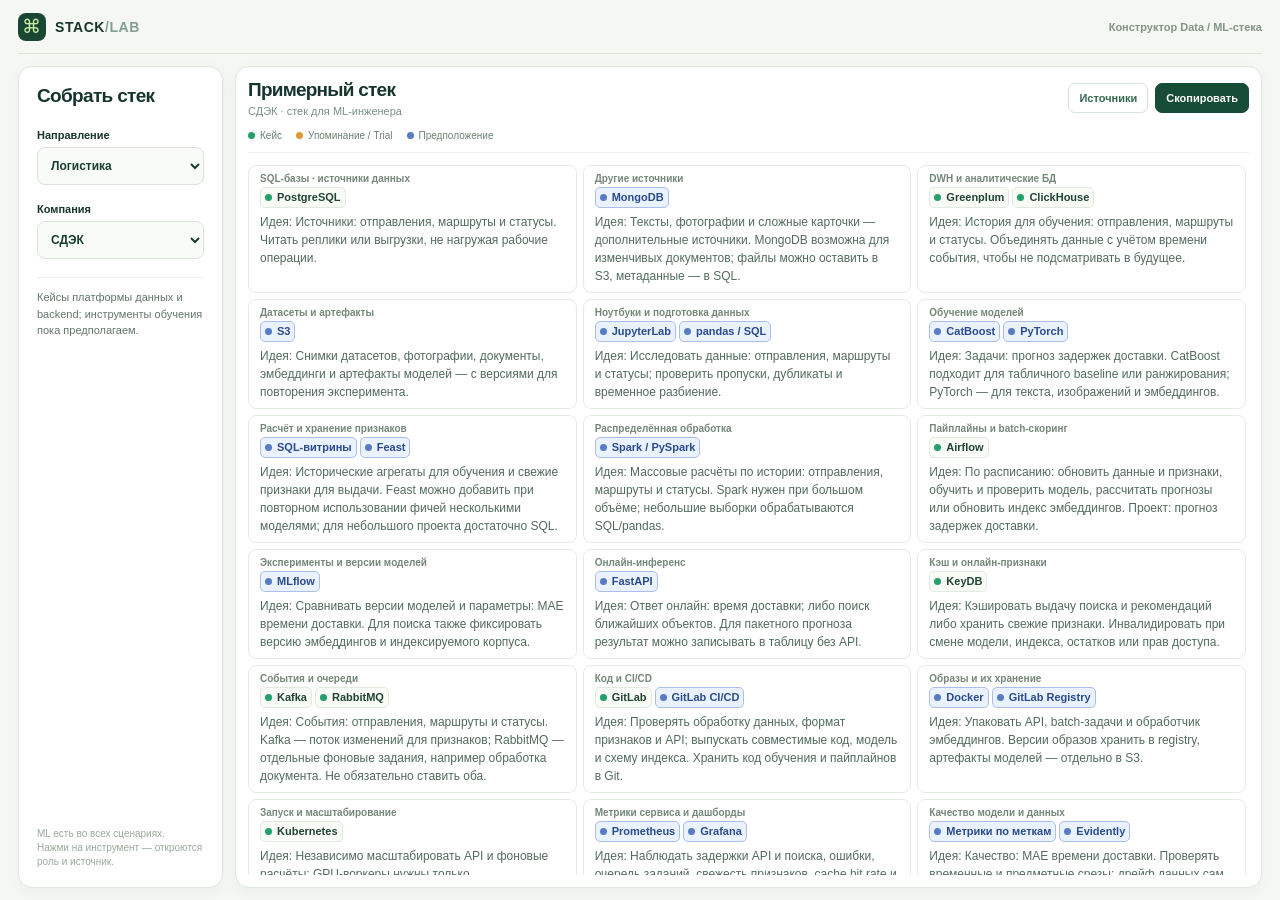
<file: index.html>
<!doctype html>
<html lang="ru">
<head>
  <meta charset="utf-8">
  <meta name="viewport" content="width=device-width, initial-scale=1">
  <meta name="color-scheme" content="light">
  <title>Конструктор Data / ML-стека</title>
  <style>
:root{font-family:'Segoe UI',Arial,sans-serif;color:#17352d;background:#f5f7f2;font-synthesis:none}
*{box-sizing:border-box}body{margin:0}button,select{font:inherit}button{cursor:pointer}a{color:#18765b}
.shell{height:100vh;min-height:600px;max-width:1600px;margin:auto;padding:0 18px;display:flex;flex-direction:column}
.site-header{height:54px;flex:none;display:flex;align-items:center;justify-content:space-between;border-bottom:1px solid #dce6db}
.brand{display:flex;align-items:center;gap:9px;font-size:14px;font-weight:800;letter-spacing:.04em}.brand-mark{display:grid;place-items:center;width:28px;height:28px;border-radius:8px;background:#194734;color:#d0eea4;font-size:19px}.brand-light{color:#83a093}.header-note{font-size:11px;color:#829388;font-weight:600}
.workspace{flex:1;min-height:0;display:grid;grid-template-columns:225px minmax(0,1fr);gap:12px;padding:12px 0}.controls,.results{min-width:0;border:1px solid #dfe8dd;border-radius:14px;background:#fff;box-shadow:0 4px 16px #183d2a0a}
.controls{padding:18px;display:flex;flex-direction:column}.controls h1{font-size:19px;letter-spacing:-.035em;margin:0 0 22px}.controls label{font-size:11px;font-weight:750;margin:0 0 6px}.controls select{height:38px;width:100%;margin-bottom:18px;padding:0 9px;border:1px solid #d9e3d8;border-radius:8px;background:#f9fbf8;color:#193e30;font-size:12px;font-weight:600}.controls select:focus-visible,button:focus-visible,a:focus-visible{outline:3px solid #86d0ad;outline-offset:2px}.company-context{margin:0;padding:11px 0;border-top:1px solid #edf1eb;color:#62766b;font-size:11px;line-height:1.5}.assumption{margin:auto 0 0;color:#9aa99d;font-size:10px;line-height:1.4}
.results{min-height:0;padding:16px;display:flex;flex-direction:column}.results-top{flex:none;display:flex;justify-content:space-between;align-items:center;gap:15px}.results h2{font-size:19px;letter-spacing:-.04em;margin:0}.result-summary{font-size:11px;color:#789083;margin:4px 0 0}.actions{display:flex;gap:7px;flex:none}.actions button{border-radius:7px;padding:8px 10px;font-size:11px;font-weight:700}.secondary-button{border:1px solid #d7e2d8;background:#fff;color:#356b50}.secondary-button:hover{background:#f0f8ef}.copy-button{border:1px solid #174d37;background:#174d37;color:#fff}.copy-button:hover{background:#286f4e}
.legend{flex:none;display:flex;gap:14px;flex-wrap:wrap;margin:13px 0 12px;padding-bottom:11px;border-bottom:1px solid #edf1eb;font-size:10px;color:#6c8073}.legend span{display:inline-flex;gap:5px;align-items:center}.status-dot{display:inline-block;width:7px;height:7px;flex:none;border-radius:50%;background:#a8b8aa}.status-dot.confirmed{background:#24a06b}.status-dot.analog{background:#e3a53d}.status-dot.proposed{background:#7187bc}.status-dot.deferred{background:#c0c9c2}
.stack{flex:1;min-height:0;overflow-y:auto;display:grid;grid-template-columns:repeat(2,minmax(0,1fr));grid-auto-rows:max-content;align-content:start;gap:6px;padding:0 3px 2px 0;scrollbar-color:#c5d4c6 transparent;scrollbar-width:thin}.stack-card{position:relative;min-width:0;min-height:0;border:1px solid #e5ece3;border-radius:8px;padding:7px 11px;background:#fff;overflow:hidden}.stack-card:hover{border-color:#9cc9aa;background:#fcfefb}.stack-card.deferred{background:#fafbf9}.card-top{display:flex;align-items:center;justify-content:space-between;gap:5px;padding-right:12px}.layer{overflow-wrap:anywhere;white-space:normal;color:#748779;font-size:10px;font-weight:650}.tech{margin:4px 14px 1px 0;overflow-wrap:anywhere;white-space:normal;color:#193e2e;font-size:14px;font-weight:750;line-height:1.15}.deferred .tech{color:#a0aaa1}.reason{margin:5px 0 0;overflow-wrap:anywhere;white-space:normal;color:#526b5e;font-size:12px;line-height:1.5}.card-source{position:absolute;right:9px;bottom:8px;font-size:14px;text-decoration:none;line-height:1}.card-source:hover{text-decoration:underline}
dialog{width:min(560px,calc(100% - 28px));max-height:min(650px,calc(100vh - 40px));border:1px solid #d8e7d8;border-radius:13px;padding:18px 20px;box-shadow:0 25px 75px #193b3050;color:#17352d}dialog::backdrop{background:#14291f99}.dialog-head{display:flex;justify-content:space-between;align-items:flex-start;gap:15px;padding-bottom:10px;border-bottom:1px solid #e8eee6}.dialog-head h2{font-size:18px;margin:0}.dialog-head p{font-size:11px;color:#718579;margin:5px 0 0;line-height:1.5}.dialog-head button{border:0;background:#f1f5ef;color:#4c6956;border-radius:6px;width:26px;height:26px;font-size:20px;line-height:1}.source-item{padding:12px 0;border-bottom:1px solid #edf1eb}.source-item a{font-size:12px;font-weight:700}.source-item p{font-size:11px;line-height:1.5;color:#6e8175;margin:5px 0 0}
@media(max-width:760px){.shell{height:auto;min-height:100vh}.workspace{display:block;padding:10px 0}.controls{margin-bottom:10px}.controls h1{margin-bottom:15px}.controls select{margin-bottom:12px}.assumption{margin-top:10px}.results{min-height:0}.stack{overflow:visible;grid-auto-rows:minmax(64px,auto)}}
@media(max-width:520px){.shell{padding:0 10px}.header-note{display:none}.results-top{align-items:flex-start;flex-direction:column}.legend{gap:7px 12px}.stack{grid-template-columns:1fr}.stack-card{min-height:62px}}
.tools-row{display:flex;align-items:center;gap:5px;margin:3px 0;flex-wrap:wrap;min-height:21px}.tool-chip{display:inline-flex;align-items:center;gap:5px;max-width:100%;border:1px solid #e2e9df;border-radius:5px;padding:2px 5px;background:#f8fbf6;color:#214433;font-size:12px;font-weight:650;line-height:1.35;white-space:normal;overflow-wrap:anywhere;text-align:left}.tool-chip:hover{border-color:#a6cbb1;background:#eef7e9}.tool-chip.optional,.tool-chip.proposed{color:#284b8b;background:#eaf1ff;border-color:#a9bee8}.tool-chip.optional:hover,.tool-chip.proposed:hover{background:#dce8ff;border-color:#7897d0}.status-dot.mentioned,.status-dot.trial{background:#dc9d36}.status-dot.optional,.status-dot.proposed{background:#587cc3}.tool-detail{padding:13px 0;border-bottom:1px solid #e4ece1}.tool-detail>strong{font-size:14px}.detail-status{display:inline-block;margin-left:10px;font-size:10px;color:#60836b}.detail-status.proposed{color:#647eaf}.detail-status.mentioned,.detail-status.trial{color:#a46f21}.detail-status.optional,.detail-status.proposed{color:#365fa5}.tool-detail>p{font-size:12px;line-height:1.5;color:#63776a}.tool-detail .source-item{border:0;padding-bottom:0}.stack-card{min-height:64px}.stack{grid-auto-rows:max-content}
@media(min-width:1100px){.stack{grid-template-columns:repeat(3,minmax(0,1fr));grid-auto-rows:max-content}.tools-row{gap:3px}.tool-chip{font-size:11px;padding:2px 4px}.results{padding:12px}.workspace{grid-template-columns:205px minmax(0,1fr)}}

</style>
</head>
<body>
  <div class="shell">
    <header class="site-header">
      <div class="brand"><span class="brand-mark">⌘</span><span>STACK<span class="brand-light">/LAB</span></span></div>
      <span class="header-note">Конструктор Data / ML-стека</span>
    </header>

    <main class="workspace">
      <aside class="controls" aria-labelledby="config-title">
        <h1 id="config-title">Собрать стек</h1>
        <label for="industry">Направление</label>
        <select id="industry"></select>
        <label for="company">Компания</label>
        <select id="company"></select>
        <p id="company-context" class="company-context"></p>
        <p class="assumption">ML есть во всех сценариях.<br>Нажми на инструмент — откроются роль и источник.</p>
      </aside>

      <section class="results" aria-labelledby="results-title">
        <div class="results-top">
          <div><h2 id="results-title">Примерный стек</h2><p id="summary" class="result-summary"></p></div>
          <div class="actions"><button id="sources-open" class="secondary-button" type="button">Источники</button><button id="copy" class="copy-button" type="button">Скопировать</button></div>
        </div>
        <div class="legend"><span><i class="status-dot confirmed"></i>Кейс</span><span><i class="status-dot mentioned"></i>Упоминание / Trial</span><span><i class="status-dot proposed"></i>Предположение</span></div>
        <p id="startup-error" class="startup-error" role="alert" hidden>Не удалось запустить конструктор</p><noscript>Для конструктора нужен JavaScript. Включите его в настройках браузера.</noscript><div id="stack" class="stack" aria-live="polite"></div>
      </section>
    </main>
  </div>

  <dialog id="sources-dialog" aria-labelledby="sources-title">
    <div class="dialog-head"><div><h2 id="sources-title">Источники</h2><p id="sources-context"></p></div><button id="sources-close" type="button" aria-label="Закрыть">×</button></div>
    <div id="sources-list"></div>
  </dialog>
<script>
(() => {
'use strict';
try {
/* Static, offline-capable teaching tool. Published cases are examples, not company profiles. */
const SOURCES = {
  cdek: { title: 'CDEK: трансформация платформы данных', year: '2025', url: 'https://habr.com/ru/companies/cdek_blog/articles/881618/', note: 'История PostgreSQL, Greenplum, ClickHouse, Airflow, Kafka и Superset; описывает платформу данных на конец 2024 года.' },
  lenta: { title: 'Lenta Tech: эволюция платформы логирования', year: '2026', url: 'https://habr.com/ru/companies/lentatech/articles/1012076/', note: 'Kafka, ClickHouse и Grafana показаны в контуре логирования, а не как полный стек ритейлера.' },
  domclick: { title: 'Домклик: проектирование Feature Platform', year: '2025', url: 'https://habr.com/ru/companies/domclick/articles/902926/', note: 'Автор описывает существующие Greenplum, Airflow, Kubeflow, PostgreSQL и варианты хранения эмбеддингов.' },
  domclickK8s: { title: 'Домклик: Kubernetes-платформа', year: '2020', url: 'https://habr.com/ru/companies/domclick/articles/501122/', note: 'Исторический опыт Kubernetes и PostgreSQL. Не подтверждает состояние всех систем сегодня.' },
  ozon: { title: 'Ozon Tech: внутренняя платформа', year: '2022', url: 'https://habr.com/ru/companies/ozontech/articles/708274/', note: 'Прямо перечислены PostgreSQL, S3, Redis, Kafka, ClickHouse, Kubernetes и GitLab.' },
  magnit: { title: 'Магнит Tech: платформа данных OMNI', year: '2024', url: 'https://habr.com/ru/companies/magnit/articles/864472/', note: 'Greenplum, ClickHouse, Airflow, Kafka, S3 и DataLens в конкретном контуре данных.' },
  tbank: { title: 'Т‑Банк: обзор платформы данных', year: '2025', url: 'https://habr.com/ru/companies/tbank/articles/926886/', note: 'В отдельных компонентах платформы названы Airflow, PostgreSQL, Redis, Kafka, S3, Spark, FastAPI, Kubernetes, Prometheus и Grafana.' },
  avito: { title: 'Авито: DBaaS и выбор хранилищ', year: '2024', url: 'https://habr.com/ru/companies/avito/articles/854732/', note: 'Разные задачи решают PostgreSQL, Redis, ClickHouse, Kafka и другие системы.' },
  severstal: { title: 'Северсталь: технологическая платформа', year: '2025', url: 'https://habr.com/ru/companies/severstal/articles/923512/', note: 'Промышленный пример связки Kafka, NiFi, Debezium, Spark и Airflow.' },
  sportmaster: { title: 'SportmasterLab: интервью о технологическом стеке', year: '2024', url: 'https://habr.com/ru/amp/publications/786340/', note: 'Руководитель веб-разработки назвал Redis, Kafka, Kubernetes, Docker, GitLab, Prometheus и Grafana для своих команд; это не описание ML-платформы.' },
  mvideo: { title: 'М.Видео: система качества данных', year: '2024', url: 'https://habr.com/ru/companies/mvideo/articles/825314/', note: 'В конкретной системе контроля качества данных используются PostgreSQL и Airflow.' },
  mvideoData: { title: 'М.ТЕХ: вакансия инженера данных', year: 'опубликованная вакансия', url: 'https://h.careers/job/58e3a62a-7084-4fda-aeed-7fa345455726', note: 'В вакансии Greenplum, ClickHouse и Airflow названы текущим стеком команды; Trino и Iceberg описаны как планы.' },
  tutu: { title: 'Туту: поток аналитических данных об отелях', year: '2025', url: 'https://habr.com/ru/companies/tuturu/articles/883462/', note: 'Описана связка MongoDB → Kafka → Redpanda Connect → ClickHouse в одном контуре.' },
  ingos: { title: 'Ингосстрах: архитектура автоматического обучения моделей', year: '2025', url: 'https://habr.com/ru/companies/ingos_it/articles/901782/', note: 'Собственный конвейер обучения и предсказания; статья не подтверждает использование MLflow или Airflow.' },
  samolet: { title: 'Самолёт: платформа данных и ML', year: '2025', url: 'https://habr.com/ru/companies/samolet/articles/912782/', note: 'CDO перечисляет MinIO, Airflow, Spark, Kafka, ClickHouse, MLflow, Qdrant, GitLab и Kubernetes в платформе данных.' },
  rzd: { title: 'РЖД: проект мониторинга ИТ-блока', year: '2025', url: 'https://globalcio.ru/projects/54640/', note: 'Публичная карточка конкретного проекта перечисляет Kafka, Airflow, Spark, PostgreSQL, Greenplum, Grafana и Prometheus; не весь стек РЖД.' },
  goldapple: { title: 'Золотое яблоко: технологический радар', year: 'проверено 13.10.2026', url: 'https://techradar.goldapple.ru/', note: 'Adopt: MongoDB, FastAPI, S3, Kafka, Redis, Kubernetes, Docker, GitLab, Jenkins, Artifactory, Prometheus/Grafana. PostgreSQL — Trial; MS SQL и MySQL — Hold. Это статусы выбора технологий, не инвентаризация всех БД.' },
  dns: { title: 'DNS Технологии: вакансии инженерных команд', year: 'текущие вакансии', url: 'https://www.dns-tech.ru/vacancies', note: 'На сайте компании для отдельных команд названы Postgres, MSSQL, Kafka и RabbitMQ; это не единый стек всей компании.' },
  detmir: { title: 'Детмир Тех: вакансия инженера платформы данных', year: '2026', url: 'https://finder.work/vacancies/36787220', note: 'В опубликованном описании команды названы Spark, Kafka, Airflow, ClickHouse, Superset и Kubernetes; ссылка ведёт на копию вакансии работодателя.' },
  nornickel: { title: 'Норникель: годовой отчёт об инновационных технологиях', year: '2024', url: 'https://ar2024.nornickel.ru/ru/business-overview/innovation-technologies.html', note: 'Подтверждены собственная ML-среда и корпоративный MLOps-процесс; конкретные Airflow, MLflow или СУБД здесь не названы.' }
};

const INDUSTRIES = [
  { id: 'logistics', name: 'Логистика', companies: [['cdek','СДЭК'],['onlinetrade','Onlinetrade']], analog: 'cdek', evidence:['cdek'], defaults: {scale:'large',infra:'hybrid',ml:true,events:true,analytics:true,vector:false}, story:'Заказы, статусы доставки, склады и аналитика SLA.' },
  { id: 'industrial', name: 'Нефть и промышленность', companies: [['gazprom','Газпром'],['lukoil','Лукойл'],['rosneft','Роснефть'],['nornickel','Норникель']], analog:'severstal', evidence:['nornickel','severstal'], defaults:{scale:'large',infra:'onprem',ml:true,events:true,analytics:true,vector:false}, story:'Датчики, производство, активы, прогнозирование и корпоративные ограничения.' },
  { id: 'retail', name: 'Ритейл', companies: [['sportmaster','Спортмастер'],['detmir','Детский мир'],['lenta','Лента'],['bristol','Бристоль']], analog:'magnit', evidence:['sportmaster','detmir','lenta','magnit'], defaults:{scale:'large',infra:'hybrid',ml:true,events:true,analytics:true,vector:false}, story:'Продажи, остатки, кассы, программы лояльности и спрос.' },
  { id: 'ecommerce', name: 'E-commerce', companies: [['goldapple','Золотое яблоко'],['dns','DNS'],['mvideo','М.Видео'],['chitai','Читай-город']], analog:'ozon', evidence:['goldapple','dns','mvideo','mvideoData','ozon'], defaults:{scale:'large',infra:'hybrid',ml:true,events:true,analytics:true,vector:true}, story:'Каталог, корзина, заказы, рекомендации и события сайта.' },
  { id: 'services', name: 'Сервисы', companies: [['domclick','Домклик'],['tutu','Tutu']], analog:'avito', evidence:['domclick','tutu','avito'], defaults:{scale:'medium',infra:'hybrid',ml:true,events:true,analytics:true,vector:true}, story:'Бронирование или сделки, пользовательские сценарии и поиск.' },
  { id: 'finance', name: 'Финансы', companies: [['modulbank','Модульбанк'],['ingos','Ингосстрах']], analog:'tbank', evidence:['ingos','tbank'], defaults:{scale:'large',infra:'hybrid',ml:true,events:true,analytics:true,vector:false}, story:'Транзакции, риск, отчётность и контроль изменений.' },
  { id: 'development', name: 'Девелоперы', companies: [['pik','ПИК'],['samolet','Самолёт']], analog:'domclick', evidence:['samolet','domclick'], defaults:{scale:'large',infra:'onprem',ml:true,events:true,analytics:true,vector:true}, story:'Объекты, сделки, документы, строительные и клиентские данные.' },
  { id: 'transport', name: 'Транспорт', companies: [['aeroflot','Аэрофлот'],['pobeda','Победа'],['rzd','РЖД']], analog:'cdek', evidence:['rzd','cdek'], defaults:{scale:'large',infra:'hybrid',ml:true,events:true,analytics:true,vector:false}, story:'Расписания, билеты, рейсы, телеметрия и планирование.' }
];

/* Evidence is attached to each tool, not to a whole card or company. */
Object.assign(SOURCES, {
  goldSql: { title:'Золотое яблоко: DBA', year:'проверено 13.10.2026', url:'https://career.habr.com/vacancies/1000168814', note:'Вакансия работодателя прямо описывает сопровождение MS SQL Server. В техрадаре MS SQL имеет Hold: это ограничение новых применений, а не свидетельство отсутствия существующих БД.' },
  goldAnalytics: { title:'Золотое яблоко: продуктовая аналитика', year:'2025', url:'https://ru.linkedin.com/posts/иван-пичурин-316b15217_золотоеяблоко-goldapple-вакансия-activity-7315238099880456192-v7jV', note:'Публикация о найме в команду: ClickHouse, BigQuery, Python/pandas и Looker Studio. Свидетельство об аналитике, не о полном ML-стеке.' },
  cdekStack: { title:'CDEK Digital: инженерный стек', year:'2023', url:'https://hh.ru/article/31776', note:'Материал компании на hh.ru перечисляет PostgreSQL, KeyDB, RabbitMQ, GitLab и Kubernetes; это общий инженерный стек.' },
  sportData: { title:'SM Lab: команда Data Engineering', year:'2023', url:'https://habr.com/ru/amp/publications/721334/', note:'Корпоративная публикация: Oracle и MS SQL — источники; Hadoop/Hive, Spark, Airflow, Kafka, ClickHouse — контур данных.' },
  nornickelML: { title:'Норникель: внедрение Kolmogorov', year:'24.03.2025', url:'https://datasapience.ru/nornickel-with-glowbyte-implemented-a-corporate-ml-platform-based-on-kolmogorov', note:'Кейс вендора и интегратора: JupyterLab, MLflow, Airflow, Kubernetes, Grafana в корпоративной ML-платформе. Не называет СУБД.' },
  ingosML: { title:'Ингосстрах: платформа данных и моделей', year:'14.05.2026', url:'https://datasapience.ru/ingosstrakh-data-sapience-glowbyte', note:'Кейс вендора: Data Ocean Nova и Kolmogorov AI/Continuity. Нельзя автоматически приписать этой инсталляции все инструменты, поддерживаемые продуктом.' },
  lentaML: { title:'Лента: команда Geo ML', year:'архив вакансии', url:'https://h.careers/job/47202bbe-5fd1-415b-85bc-1930259489bc', note:'Сохранённый текст вакансии работодателя с разделом «Наш стек»: Postgres, PySpark, JupyterHub, Airflow, MLflow, GitLab, Kubernetes, Grafana. Состояние конкретной команды на момент найма.' },
  mvideoML: { title:'М.Видео: Data Scientist', year:'архив вакансии', url:'https://h.careers/job/479c8cb2-9d9e-4e35-b72b-9c0e445b12d8', note:'В тексте вакансии перечислены CatBoost, PyTorch, Trino, Spark, S3, MLflow, Airflow, Kafka, Docker, Kubernetes. Вакансия не доказывает устройство всей компании.' },
  tutuStack: { title:'Туту: официальный профиль компании', year:'проверено 13.10.2026', url:'https://habr.com/ru/companies/tuturu/profile/', note:'Компания называет MongoDB основной БД, а MariaDB и PostgreSQL — реляционными решениями. Инфраструктура: OpenShift/Kubernetes и Docker.' },
  samoletOps: { title:'Самолёт: инфраструктура данных', year:'архив вакансии', url:'https://getmatch.ru/vacancies/21050-rukovoditel-soprovozhdeniia-infrastruktury-dannykh', note:'Вакансия работодателя описывает поддержку PostgreSQL, MinIO, JupyterHub, MLflow и мониторинг на VictoriaMetrics/Grafana.' },
  gazpromDb: { title:'Газпром инвест: документооборот', year:'2024', url:'https://postgrespro.ru/cases/oil/gazprom-invest-directum', note:'Кейс Postgres Pro Standard в ООО «Газпром инвест», дочернем обществе. Это не стек головного ПАО «Газпром» и не ML-платформа.' },
  lukoilDb: { title:'Лукойл: учёт грузов в портах', year:'2025', url:'https://web.ruward.ru/cases/8910/', note:'Кейс исполнителя одного проекта: 1С, PostgreSQL, Apache NiFi. Не свидетельство о корпоративном хранилище или ML-платформе.' },
  rosneftDb: { title:'Postgres Professional: пользователи PostgreSQL', year:'2016', url:'https://postgrespro.ru/media/2016/07/20/postgrespro_ibm.pdf', note:'Историческая презентация вендора называет Роснефть среди пользователей PostgreSQL; не описывает текущий контур.' },
  bristolDev: { title:'Бристоль: backend-команда', year:'15.08.2025', url:'https://dreamjob.ru/employers/58994/vakansii/122924610', note:'Сохранённая вакансия работодателя с явно указанным стеком Python, FastAPI, PostgreSQL. API бизнес-приложений; ML-инференс не подтверждён.' },
  chitaiDev: { title:'Читай Технологии: вакансия DevOps', year:'публичное объявление', url:'https://t.me/s/devops_jobs_feed/15304', note:'Объявление команды для платформы Читай-город/Буквоед: Percona MySQL, PostgreSQL, Redis, Kafka, ClickHouse, RabbitMQ, Docker, Kubernetes, GitLab CI/CD, Prometheus/Grafana. Это свидетельство из найма.' },
  modulDev: { title:'Модульбанк: опыт разработчика', year:'опыт с 2022', url:'https://career.habr.com/strkmp', note:'Самоописание сотрудника: PostgreSQL, Docker, RabbitMQ в опыте работы в Модульбанке. Слабее корпоративного кейса; ML-стек не установлен.' },
  pikData: { title:'ПИК Digital: найм инженера данных', year:'архив объявления', url:'https://t.me/s/datajobschannel/1776?q=%23ELT', note:'Объявление руководителя: Airflow, Python/SQL, GitLab CI, Docker; соседнее объявление pik.pro упоминает PostgreSQL/Vertica. Используем только однозначно привязанные к ПИК Digital инструменты.' },
  aeroflotWeb: { title:'Аэрофлот: сайт и приложение, кейс РАМАКС', year:'проверено 13.10.2026', url:'https://www.ramax.ru/kejsy/mobilnoe-prilozhenie-i-sayt-pao-aeroflot/', note:'Исполнитель перечисляет PostgreSQL, ClickHouse, Redis, FastAPI, RabbitMQ, Kafka, Jenkins, Docker, Kubernetes, Prometheus/Grafana. Это web-контур; использование тех же средств ML-командой — предположение.' },
  pobedaDb: { title:'Победа: управленческий учёт', year:'2025', url:'https://eawards.1c.ru/projects/integraciya-i-avtomatizaciya-upravlencheskogo-ucheta-dlya-aviakompanii-pobeda-315217/', note:'Карточка внедрения: MS SQL Server и 1С:Предприятие 8.3/Управление холдингом. ML-инструменты не названы.' }
});

const evidenceTool = (tech, source, note = '', status = 'confirmed') => ({tech, source, note, status});
const hypothesisTool = (tech, note = '') => ({tech, source:null, note, status:'proposed'});
const optionalTool = (tech, note) => ({tech, source:null, note, status:'optional'});
const e = evidenceTool, h = hypothesisTool, o = optionalTool;
const fromCase = (names, source, status='confirmed') => names.map(name => e(name, source, '', status));

const COMPANY_PROFILES = {
  cdek: {note:'Кейсы платформы данных и backend; инструменты обучения пока предполагаем.', tools:{
    sql:fromCase(['PostgreSQL'],'cdek'), dwh:fromCase(['Greenplum','ClickHouse'],'cdek'), pipeline:fromCase(['Airflow'],'cdek'), cache:fromCase(['KeyDB'],'cdekStack'), git:[e('GitLab','cdekStack'),h('GitLab CI/CD')], runtime:fromCase(['Kubernetes'],'cdekStack'), broker:[e('Kafka','cdek','Аналитические события.'),e('RabbitMQ','cdekStack','Очереди backend-задач; отдельная роль.')], bi:fromCase(['Superset'],'cdek') }},
  onlinetrade: {note:'Надёжный перечень инструментов не найден. Показан учебный ML-сценарий, а не установленный стек компании.', tools:{}},
  gazprom: {note:'Подтверждение относится к Газпром инвест. Остальной ML-контур — предположение для промышленного сценария.', tools:{sql:[e('Postgres Pro','gazpromDb','Только дочернее общество «Газпром инвест».')]}},
  lukoil: {note:'Найден отдельный проект учёта грузов; ML-платформа публично не установлена.', tools:{sql:fromCase(['PostgreSQL'],'lukoilDb'),nosql:[e('1С','lukoilDb','Учётная система, не отдельная СУБД.')]}},
  rosneft: {note:'Есть историческое упоминание PostgreSQL (2016). Актуальный ML-стек остаётся предположением.', tools:{sql:[e('PostgreSQL','rosneftDb','Историческое упоминание; текущая роль неизвестна.','mentioned')]}},
  nornickel: {note:'ML-платформа Kolmogorov подтверждена кейсом внедрения; конкретные СУБД в нём не раскрыты.', tools:{prep:[e('JupyterLab','nornickelML'),h('pandas / SQL')],experiments:[e('MLflow','nornickelML','Учёт экспериментов внутри Kolmogorov.')],pipeline:fromCase(['Airflow'],'nornickelML'),runtime:fromCase(['Kubernetes'],'nornickelML'),monitor:[h('Prometheus'),e('Grafana','nornickelML')]}},
  sportmaster: {note:'Есть отдельные кейсы Data Engineering и web-команд; не все инструменты относятся к одной ML-системе.', tools:{sql:fromCase(['Oracle','SQL Server'],'sportData'),dwh:fromCase(['Hive','ClickHouse'],'sportData'),storage:[e('Hadoop / HDFS','sportData','Озеро данных Hadoop.'),h('S3','Отдельно для артефактов моделей; не подтверждено.')],distributed:fromCase(['Spark / PySpark'],'sportData'),pipeline:fromCase(['Airflow'],'sportData'),cache:fromCase(['Redis'],'sportmaster'),git:[e('GitLab','sportData'),h('GitLab CI/CD')],containers:fromCase(['Docker'],'sportmaster'),runtime:fromCase(['Kubernetes'],'sportmaster'),monitor:fromCase(['Prometheus','Grafana'],'sportmaster'),broker:fromCase(['Kafka'],'sportData')}},
  detmir: {note:'Инструменты платформы данных взяты из вакансии; детали обучения и registry пока предполагаем.', tools:{dwh:fromCase(['ClickHouse'],'detmir','mentioned'),distributed:fromCase(['Spark / PySpark'],'detmir','mentioned'),pipeline:fromCase(['Airflow'],'detmir','mentioned'),runtime:fromCase(['Kubernetes'],'detmir','mentioned'),broker:fromCase(['Kafka'],'detmir','mentioned'),bi:fromCase(['Superset'],'detmir','mentioned')}},
  lenta: {note:'Geo ML описан в вакансии. Kafka/ClickHouse/Grafana также есть в отдельном кейсе логирования.', tools:{sql:fromCase(['PostgreSQL'],'lentaML','mentioned'),dwh:[h('ClickHouse','Кейс подтверждает ClickHouse для логов; его роль как DWH для обучения не установлена.')],prep:[e('JupyterHub','lentaML','','mentioned'),h('pandas / SQL')],distributed:fromCase(['Spark / PySpark'],'lentaML','mentioned'),pipeline:fromCase(['Airflow'],'lentaML','mentioned'),experiments:fromCase(['MLflow'],'lentaML','mentioned'),git:[e('GitLab','lentaML','','mentioned'),h('GitLab CI/CD')],runtime:fromCase(['Kubernetes'],'lentaML','mentioned'),monitor:[h('Prometheus'),e('Grafana','lenta')],broker:[e('Kafka','lenta','Подтверждено в сборе логов; ML-события — предположение.')]}},
  bristol: {note:'Найден стек backend-команды в вакансии. Платформа обучения и хранилище ML-данных не раскрыты.', tools:{sql:fromCase(['PostgreSQL'],'bristolDev','mentioned'),api:[e('FastAPI','bristolDev','В вакансии backend, применение для ML-инференса предполагается.','mentioned')]}},
  goldapple: {note:'SQL Server — эксплуатация; PostgreSQL — Trial в радаре. MongoDB — отдельный документный слой. ML-платформа целиком не раскрыта.', tools:{
    sql:[e('SQL Server','goldSql','Эксплуатация подтверждена задачами DBA; в радаре Hold.','mentioned'),e('PostgreSQL','goldapple','Trial: ограниченное применение/оценка; не называем стандартом.','trial')],
    nosql:[e('MongoDB','goldapple','Adopt. Документы и сервисные данные; не заменяет SQL-базы.')],dwh:fromCase(['ClickHouse','BigQuery'],'goldAnalytics','mentioned'),storage:fromCase(['S3'],'goldapple'),prep:[h('JupyterLab'),e('pandas / SQL','goldAnalytics','','mentioned')],cache:fromCase(['Redis'],'goldapple'),api:[e('FastAPI','goldapple','Adopt в общем техрадаре; конкретный ML-serving не описан.')],git:fromCase(['GitLab','Jenkins'],'goldapple'),containers:fromCase(['Docker','Artifactory'],'goldapple'),runtime:fromCase(['Kubernetes'],'goldapple'),monitor:fromCase(['Prometheus','Grafana'],'goldapple'),broker:fromCase(['Kafka'],'goldapple'),bi:fromCase(['Looker Studio'],'goldAnalytics','mentioned')}},
  dns: {note:'SQL Server и PostgreSQL перечислены на карьерном сайте DNS. Остальной ML-контур — сценарий.', tools:{sql:fromCase(['PostgreSQL','SQL Server'],'dns','mentioned'),nosql:[e('1С','dns','Источник учётных данных; не отдельная СУБД.','mentioned')],broker:fromCase(['Kafka','RabbitMQ'],'dns','mentioned')}},
  mvideo: {note:'DWH подтверждён в материалах команды; детали ML взяты из вакансии Data Scientist.', tools:{sql:fromCase(['PostgreSQL'],'mvideo'),dwh:fromCase(['Greenplum','ClickHouse'],'mvideoData','mentioned'),storage:fromCase(['S3'],'mvideoML','mentioned'),train:fromCase(['CatBoost','PyTorch'],'mvideoML','mentioned'),distributed:fromCase(['Spark / PySpark'],'mvideoML','mentioned'),pipeline:fromCase(['Airflow'],'mvideo'),experiments:fromCase(['MLflow'],'mvideoML','mentioned'),containers:fromCase(['Docker'],'mvideoML','mentioned'),runtime:fromCase(['Kubernetes'],'mvideoML','mentioned'),broker:fromCase(['Kafka'],'mvideoML','mentioned')}},
  chitai: {note:'Перечень из объявления Читай Технологии относится к web-платформе. ML-процессы дополняем предположениями.', tools:{sql:fromCase(['PostgreSQL','Percona MySQL'],'chitaiDev','mentioned'),dwh:fromCase(['ClickHouse'],'chitaiDev','mentioned'),cache:fromCase(['Redis'],'chitaiDev','mentioned'),git:fromCase(['GitLab','GitLab CI/CD'],'chitaiDev','mentioned'),containers:fromCase(['Docker'],'chitaiDev','mentioned'),runtime:fromCase(['Kubernetes'],'chitaiDev','mentioned'),monitor:fromCase(['Prometheus','Grafana'],'chitaiDev','mentioned'),broker:fromCase(['Kafka','RabbitMQ'],'chitaiDev','mentioned')}},
  domclick: {note:'Feature Platform: Greenplum для истории и фичей, PostgreSQL/Redis онлайн, Airflow для batch, Kubeflow для обучения.', tools:{sql:fromCase(['PostgreSQL'],'domclick'),dwh:fromCase(['Greenplum'],'domclick'),prep:[h('JupyterLab'),e('Python / SQL','domclick')],features:[e('dbt','domclick','Расчёт фичей на SQL.'),e('SQL-витрины','domclick','Фичи в Greenplum и доставка в онлайн-контур.')],pipeline:[e('Airflow','domclick','Данные и batch-скоринг.'),e('Kubeflow','domclick','Отдельно: выполнение обучения.')],cache:fromCase(['Redis'],'domclick'),api:[e('Python-сервис','domclick','Фреймворк автором не назван.')],runtime:fromCase(['Kubernetes'],'domclickK8s'),vector:[e('Elasticsearch','domclick','Указан в онлайн-контуре для эмбеддингов. Не подменяем автоматически Qdrant.')] }},
  tutu: {note:'Компания прямо называет MongoDB, PostgreSQL и MariaDB. MLflow/Airflow для Туту пока не подтверждены.', tools:{sql:fromCase(['PostgreSQL','MariaDB'],'tutuStack'),nosql:fromCase(['MongoDB'],'tutuStack'),dwh:fromCase(['ClickHouse'],'tutu'),containers:fromCase(['Docker'],'tutuStack'),runtime:[e('OpenShift / Kubernetes','tutuStack')],broker:[e('Kafka','tutu','Аналитические события отелей.'),e('RabbitMQ','tutuStack','Упоминается в legacy-командах.')] }},
  modulbank: {note:'Есть свидетельство сотрудника о backend-стеке; инструменты ML-платформы пока предполагаем.', tools:{sql:fromCase(['PostgreSQL'],'modulDev','mentioned'),containers:fromCase(['Docker'],'modulDev','mentioned'),broker:fromCase(['RabbitMQ'],'modulDev','mentioned')}},
  ingos: {note:'Кейс 2026: Data Ocean Nova и Kolmogorov AI. Не приписываем без доказательств внутренние компоненты продукта.', tools:{dwh:fromCase(['Data Ocean Nova'],'ingosML'),experiments:[e('Kolmogorov AI','ingosML','Жизненный цикл моделей; это не подтверждение MLflow.')],pipeline:[e('Kolmogorov Continuity','ingosML','Управляет этапами model management; внутренний batch-планировщик не раскрыт.')]}},
  pik: {note:'Найм ПИК Digital подтверждает требования к Airflow, GitLab CI и Docker. БД и ML registry остаются гипотезами.', tools:{pipeline:fromCase(['Airflow'],'pikData','mentioned'),git:fromCase(['GitLab CI/CD'],'pikData','mentioned'),containers:fromCase(['Docker'],'pikData','mentioned')}},
  samolet: {note:'Платформа данных и ML описана командой; PostgreSQL, JupyterHub и мониторинг дополнены вакансией инфраструктуры.', tools:{sql:fromCase(['PostgreSQL'],'samoletOps','mentioned'),dwh:fromCase(['ClickHouse'],'samolet'),storage:fromCase(['MinIO'],'samolet'),prep:[e('JupyterHub','samoletOps','','mentioned'),h('pandas / SQL')],distributed:fromCase(['Spark / PySpark'],'samolet'),pipeline:fromCase(['Airflow'],'samolet'),experiments:fromCase(['MLflow'],'samolet'),git:[e('GitLab','samolet'),h('GitLab CI/CD')],runtime:fromCase(['Kubernetes'],'samolet'),monitor:fromCase(['VictoriaMetrics','Grafana'],'samoletOps','mentioned'),vector:fromCase(['Qdrant'],'samolet'),broker:fromCase(['Kafka'],'samolet')}},
  aeroflot: {note:'Подтверждён стек сайта и приложения у исполнителя РАМАКС; обучение моделей и registry — предположения.', tools:{sql:fromCase(['PostgreSQL'],'aeroflotWeb'),dwh:[e('ClickHouse','aeroflotWeb','Указан в web-проекте; роль обучающего DWH не раскрыта.')],cache:fromCase(['Redis'],'aeroflotWeb'),api:[e('FastAPI','aeroflotWeb','Подтверждён в web-стеке; ML-serving не установлен.')],git:[h('Git'),e('Jenkins','aeroflotWeb')],containers:fromCase(['Docker'],'aeroflotWeb'),runtime:fromCase(['Kubernetes'],'aeroflotWeb'),monitor:fromCase(['Prometheus','Grafana'],'aeroflotWeb'),broker:fromCase(['Kafka','RabbitMQ'],'aeroflotWeb')}},
  pobeda: {note:'MS SQL Server и 1С подтверждены в управленческом учёте. ML-сценарий для гайда предполагаемый.', tools:{sql:fromCase(['SQL Server'],'pobedaDb'),nosql:[e('1С','pobedaDb','Учётная система, не NoSQL-БД.')]}},
  rzd: {note:'Данные относятся к проекту мониторинга ИТ-блока РЖД; не описывают все ML-проекты компании.', tools:{sql:fromCase(['PostgreSQL'],'rzd'),dwh:fromCase(['Greenplum'],'rzd'),distributed:fromCase(['Spark / PySpark'],'rzd'),pipeline:fromCase(['Airflow'],'rzd'),monitor:fromCase(['Prometheus','Grafana'],'rzd'),broker:fromCase(['Kafka'],'rzd')}}
};

const LAYERS = [
  ['sql','SQL-базы · источники данных','Заказы, клиенты и операции → выгрузки для признаков. ML обычно читает реплики или витрины, а не нагружает боевую БД.'],
  ['nosql','Другие источники','Документы, каталог или учётные системы. Дополнительный источник не нужен только ради полноты списка.'],
  ['dwh','DWH и аналитические БД','История и обучающие выборки. При двух БД роли могут различаться: корпоративное DWH и быстрые витрины.'],
  ['storage','Датасеты и артефакты','Снимки выборок, файлы моделей и большие объекты. Наличие S3 API не означает использование AWS.'],
  ['prep','Ноутбуки и подготовка данных','Исследовать данные в ноутбуке; pandas/Python и SQL — подготовить выборку.'],
  ['train','Обучение моделей','CatBoost — табличный baseline; PyTorch добавляется для нейросетей, текста или изображений.'],
  ['features','Расчёт и хранение признаков','Повторяемый расчёт фичей в SQL-витринах. Отдельный Feature Store нужен только при сложности повторного использования и онлайн-доступа.'],
  ['distributed','Распределённая обработка','Spark нужен, когда объём или время расчёта не позволяют работать на одном узле. Размер компании сам по себе не аргумент.'],
  ['pipeline','Пайплайны и batch-скоринг','Данные → обучение → проверка → массовые прогнозы по расписанию. Несколько оркестраторов допустимы для разных процессов.'],
  ['experiments','Эксперименты и версии моделей','Сравнение запусков, параметры, метрики и артефакты. Выбор версии для релиза — отдельный управляемый шаг.'],
  ['api','Онлайн-инференс','Сервис загружает модель и возвращает предсказание по запросу. При чисто пакетном сценарии API не обязателен.'],
  ['cache','Кэш и онлайн-признаки','Быстро получать фичи или повторные результаты. Использовать при измеримой потребности в низкой задержке.'],
  ['broker','События и очереди','Kafka — поток событий; RabbitMQ — очереди задач. Оба нужны вместе только при разных сценариях.'],
  ['git','Код и CI/CD','Git хранит код; CI/CD проверяет изменения и доставляет релиз модели вместе с совместимым кодом.'],
  ['containers','Образы и их хранение','Docker собирает окружение; реестр хранит версии образов для запуска и отката.'],
  ['runtime','Запуск и масштабирование','Kubernetes/OpenShift — возможная общая платформа компании. Компактный стенд можно запускать в Docker Compose.'],
  ['monitor','Метрики сервиса и дашборды','Prometheus/VictoriaMetrics собирают метрики, Grafana показывает задержки, ошибки и нагрузку.'],
  ['quality','Качество модели и данных','Отдельно считать качество по меткам и изменения входных данных. Evidently — возможный инструмент, не обязательный стандарт.'],
  ['bi','Бизнес-отчёты','Проверять эффект прогнозов и собирать отчётность; BI дополняет технический мониторинг.'],
  ['vector','Поиск по эмбеддингам','Только для поиска похожих объектов, рекомендаций или RAG. Обычный прогноз оттока не требует векторной БД.']
];

// Project ideas are educational examples, never evidence of company deployments.
const PROJECT_IDEAS = {
  cdek: ['Прогноз задержек доставки', 'Поиск похожих обращений и инструкций доставки', 'отправления, маршруты и статусы', 'время доставки', 'MAE времени доставки'],
  onlinetrade: ['Рекомендации и прогноз спроса на товары', 'Похожие товары по описанию и характеристикам', 'товары, просмотры и заказы', 'спрос на товар', 'WAPE спроса и Recall@K рекомендаций'],
  gazprom: ['Диагностика оборудования и поиск по регламентам', 'Поиск фрагментов технических регламентов для RAG', 'датчики, ремонты и регламенты', 'риск отказа оборудования', 'полнота обнаружения отказов и ложные тревоги'],
  lukoil: ['Прогноз расхода материалов и помощник инженера', 'Поиск похожих ремонтов и инструкций оборудования', 'расход материалов, оборудование и ремонты', 'расход материалов', 'MAE расхода и Recall@K поиска'],
  rosneft: ['Обнаружение аномалий оборудования', 'Поиск похожих инцидентов по описаниям', 'телеметрия, инциденты и ремонты', 'риск неисправности', 'полнота обнаружения и частота ложных тревог'],
  nornickel: ['Контроль качества продукции', 'Поиск похожих дефектов по эмбеддингам изображений', 'снимки продукции, датчики и результаты контроля', 'тип дефекта', 'F1 по типам дефектов'],
  sportmaster: ['Персональные рекомендации спортивных товаров', 'Подбор похожих товаров по тексту и фотографии', 'каталог, просмотры и покупки', 'релевантность товара', 'Recall@K и NDCG@K рекомендаций'],
  detmir: ['Рекомендации игрушек и сопутствующих товаров', 'Поиск похожих игрушек с фильтрами возраста и наличия', 'каталог игрушек, просмотры и покупки', 'релевантность товара', 'Recall@K и NDCG@K рекомендаций'],
  lenta: ['Прогноз спроса и рекомендации замен', 'Подбор похожего товара при отсутствии на полке', 'продажи, остатки, промо и каталог', 'спрос по магазину и товару', 'WAPE спроса и доля принятых замен'],
  bristol: ['Прогноз спроса и планирование пополнения', 'Поиск по внутренним инструкциям магазинов для RAG', 'продажи, остатки и поставки', 'спрос по магазину', 'WAPE спроса и доля дефицита'],
  goldapple: ['Рекомендации косметики и семантический поиск', 'Поиск косметики по описанию потребности и похожих товаров', 'каталог, описания, просмотры и заказы', 'релевантность товара', 'NDCG@K поиска и рекомендаций'],
  dns: ['Рекомендации техники и поиск аналогов', 'Поиск аналогов техники с фильтрами характеристик', 'характеристики товаров, просмотры и покупки', 'релевантность техники', 'Recall@K и доля совместимых рекомендаций'],
  mvideo: ['Рекомендации и прогноз спроса на электронику', 'Поиск похожей техники по описаниям и изображениям', 'каталог, покупки, остатки и промо', 'спрос на технику', 'WAPE спроса и NDCG@K рекомендаций'],
  chitai: ['Рекомендации книг и поиск по сюжету', 'Поиск книг по смыслу аннотации и читательским предпочтениям', 'аннотации, жанры, просмотры и покупки', 'релевантность книги', 'Recall@K и NDCG@K рекомендаций'],
  domclick: ['Подбор недвижимости', 'Поиск похожих объявлений по описанию и параметрам', 'объявления, просмотры и сделки', 'релевантность объекта', 'NDCG@K выдачи'],
  tutu: ['Рекомендации отелей и направлений', 'Поиск похожих отелей по описанию и предпочтениям', 'отели, маршруты, поисковые сессии и бронирования', 'релевантность предложения', 'NDCG@K и конверсия бронирований'],
  modulbank: ['Антифрод и помощник поддержки', 'Поиск инструкций для поддержки бизнеса с контролем доступа', 'транзакции, обращения и инструкции', 'риск подозрительной операции', 'PR AUC и полнота при заданной доле ложных тревог'],
  ingos: ['Оценка страховых случаев', 'Поиск похожих случаев по текстам и фотографиям повреждений', 'заявления, фотографии и решения по случаям', 'размер страхового убытка', 'MAE размера убытка и Recall@K поиска'],
  pik: ['Прогноз сроков строительства и подбор квартир', 'Поиск похожих квартир по описаниям и параметрам', 'этапы строительства, объявления и сделки', 'срок завершения этапа', 'MAE сроков и NDCG@K рекомендаций'],
  samolet: ['Подбор недвижимости и поиск по проектным документам', 'Поиск похожих объектов и фрагментов проектной документации', 'объекты, сделки и проектные документы', 'релевантность объекта', 'NDCG@K и полнота поиска документов'],
  aeroflot: ['Прогноз загрузки рейсов', 'Поиск инструкций для сотрудников и похожих обращений', 'рейсы, бронирования и обращения', 'загрузка рейса', 'MAE загрузки и Recall@K поиска'],
  pobeda: ['Прогноз спроса на авиабилеты', 'Поиск по правилам перевозки для помощника поддержки', 'рейсы, продажи билетов и правила перевозки', 'спрос на билеты', 'WAPE спроса и точность поиска правил'],
  rzd: ['Прогноз задержек и диагностика техники', 'Поиск похожих неисправностей и ремонтных инструкций', 'расписания, телеметрия и ремонты', 'задержка или риск отказа', 'MAE задержки и полнота обнаружения отказов']
};

function projectExamples(companyId) {
  const [project, vector, data, target, metric] = PROJECT_IDEAS[companyId];
  return {
    project,
    layers: {
      sql: `Источники: ${data}. Читать реплики или выгрузки, не нагружая рабочие операции.`,
      nosql: 'Тексты, фотографии и сложные карточки — дополнительные источники. MongoDB возможна для изменчивых документов; файлы можно оставить в S3, метаданные — в SQL.',
      dwh: `История для обучения: ${data}. Объединять данные с учётом времени события, чтобы не подсматривать в будущее.`,
      storage: 'Снимки датасетов, фотографии, документы, эмбеддинги и артефакты моделей — с версиями для повторения эксперимента.',
      prep: `Исследовать данные: ${data}; проверить пропуски, дубликаты и временное разбиение.`,
      train: `Задачи: ${project.toLowerCase()}. CatBoost подходит для табличного baseline или ранжирования; PyTorch — для текста, изображений и эмбеддингов.`,
      features: 'Исторические агрегаты для обучения и свежие признаки для выдачи. Feast можно добавить при повторном использовании фичей несколькими моделями; для небольшого проекта достаточно SQL.',
      distributed: `Массовые расчёты по истории: ${data}. Spark нужен при большом объёме; небольшие выборки обрабатываются SQL/pandas.`,
      pipeline: `По расписанию: обновить данные и признаки, обучить и проверить модель, рассчитать прогнозы или обновить индекс эмбеддингов. Проект: ${project.toLowerCase()}.`,
      experiments: `Сравнивать версии моделей и параметры: ${metric}. Для поиска также фиксировать версию эмбеддингов и индексируемого корпуса.`,
      api: `Ответ онлайн: ${target}; либо поиск ближайших объектов. Для пакетного прогноза результат можно записывать в таблицу без API.`,
      cache: 'Кэшировать выдачу поиска и рекомендаций либо хранить свежие признаки. Инвалидировать при смене модели, индекса, остатков или прав доступа.',
      broker: `События: ${data}. Kafka — поток изменений для признаков; RabbitMQ — отдельные фоновые задания, например обработка документа. Не обязательно ставить оба.`,
      git: 'Проверять обработку данных, формат признаков и API; выпускать совместимые код, модель и схему индекса. Хранить код обучения и пайплайнов в Git.',
      containers: 'Упаковать API, batch-задачи и обработчик эмбеддингов. Версии образов хранить в registry, артефакты моделей — отдельно в S3.',
      runtime: 'Независимо масштабировать API и фоновые расчёты; GPU-воркеры нужны только соответствующим моделям. Для небольшого стенда достаточно Docker Compose.',
      monitor: 'Наблюдать задержки API и поиска, ошибки, очередь заданий, свежесть признаков, cache hit rate и ресурсы CPU/GPU.',
      quality: `Качество: ${metric}. Проверять временные и предметные срезы; дрейф данных сам по себе не доказывает ухудшение модели. Для RAG отдельно оценивать извлечение и ответы.`,
      bi: `Сопоставлять прогноз и факт (${target}), смотреть ошибки по сегментам и результат A/B-теста, если он применим.`,
      vector: `${vector}. Векторная БД извлекает кандидатов; эмбеддинги создаёт отдельная модель. Фильтры и при необходимости ранжирование формируют итоговую выдачу.`
    }
  };
}

const TECH_GUIDES = {
  vector: {title:'Qdrant: поиск и рекомендации',url:'https://qdrant.tech/documentation/search/explore/'},
  features: {title:'Feast: онлайн-признаки',url:'https://docs.feast.dev/getting-started/components/online-store'}
};
const STATUS_LABELS = {confirmed:'Опубликованный кейс',mentioned:'Публичное упоминание',trial:'Trial в техрадаре',proposed:'Предположение',optional:'Предположение · по задаче'};

function buildStack(industryId, companyId) {
  const industry = INDUSTRIES.find(item => item.id === industryId) || INDUSTRIES[0];
  const company = industry.companies.find(([id]) => id === companyId) || industry.companies[0];
  const profile = COMPANY_PROFILES[company[0]];
  const industrial = industry.id === 'industrial';
  const defaults = {
    sql:[h('PostgreSQL','Учебный выбор SQL-БД. Наличие этой СУБД у компании не установлено.')],
    nosql:[o('MongoDB','Возможный документный источник для изменчивых карточек и текстов; отдельная БД не обязательна, если хватает SQL/S3.')],
    dwh:[h(industrial || industry.id === 'finance' ? 'Greenplum' : 'ClickHouse','Предполагаемая аналитическая БД для выборок и витрин; реальное DWH нужно уточнить.')],
    storage:[h(industrial || industry.id === 'development' ? 'MinIO (S3)' : 'S3','Хранить версии обучающих данных и модели; это пример архитектуры.')],
    prep:[h('JupyterLab','Среда исследования данных.'),h('pandas / SQL','Подготовка табличных выборок.')],
    train:[h('CatBoost','Baseline для табличной задачи; не утверждение о моделях компании.')],
    features:[h('SQL-витрины','Общий код расчёта признаков для обучения и batch-скоринга.'),o('Feast','Если нескольким моделям нужны согласованные исторические и онлайн-признаки.')],
    distributed:[o('Spark / PySpark','Добавить, если выборки или расчёты уже не помещаются на одной машине.')],
    pipeline:[h('Airflow','Загрузка данных, переобучение и batch-скоринг по расписанию.')],
    experiments:[h('MLflow','Пример средства учёта экспериментов и версий моделей.')],
    api:[h('FastAPI','Пример API для онлайн-предсказаний.')],
    cache:[o('Redis','Кэш или онлайн-признаки, если этого требует задержка ответа.')],
    broker:[o('Kafka','Добавить для потокового обновления данных; для регулярных SQL-выгрузок не обязателен.')],
    git:[h('GitLab'),h('GitLab CI/CD','Проверка и выпуск кода, DAG-ов и совместимых моделей.')],
    containers:[h('Docker'),h('GitLab Registry','Хранение собранных образов, не файлов моделей.')],
    runtime:[h('Kubernetes','Предположение об общей платформе компании, не обязательный минимум для ML.')],
    monitor:[h('Prometheus'),h('Grafana')],
    quality:[h('Метрики по меткам','Проверки качества и срезов после получения истинных ответов.'),o('Evidently','Если нужны готовые отчёты по данным и дрейфу.')],
    bi:[o('Superset','Если бизнесу нужны интерактивные отчёты поверх витрин.')],
    vector:[o('Qdrant','Возможный инструмент для проекта с эмбеддингами; использование этой компанией не подтверждено. Это не обязательная часть любой ML-системы.')]
  };
  defaults.train.push(o('PyTorch','Только если есть нейросетевая задача: изображения, текст или сложное ранжирование.'));
  const items = LAYERS.map(([id,layer,why]) => ({id,layer,why,tools:(profile.tools[id] || defaults[id]).map(tool=>({...tool}))}));
  const examples = projectExamples(company[0]);
  for (const item of items) item.example = examples.layers[item.id];
  const containers = items.find(item=>item.id==='containers');
  if (containers.tools.length === 1 && containers.tools[0].tech === 'Docker') containers.tools.push(h('OCI registry','Реестр для версий образов нужен при релизе; конкретный продукт компании не установлен.'));
  const sources = [...new Set(items.flatMap(item=>item.tools.map(tool=>tool.source)).filter(Boolean))];
  return {industry, company, profile, items, sources, project:examples.project};
}

function exportText(result) {
  const lines = [`${result.company[1]} · ${result.industry.name}`, 'Примерный стек для ML-инженера. Проверено 13.10.2026.', result.profile.note, 'Опубликовано означает конкретный контур/дату, а не полный стек компании. Вакансии и Trial не доказывают повсеместное использование.', ''];
  for (const item of result.items) {
    lines.push(`${item.layer}:`, item.why, `Пример применения (гипотеза): ${item.example}`);
    for (const tool of item.tools) lines.push(`  ${tool.tech} [${STATUS_LABELS[tool.status]}]${tool.note ? ` — ${tool.note}` : ''}${tool.source ? `\n  ${SOURCES[tool.source].title}: ${SOURCES[tool.source].url}\n  ${SOURCES[tool.source].note}` : ''}`);
    lines.push('');
  }
  return lines.join('\n');
}

if (typeof document !== 'undefined' && document.getElementById('industry')) {
  const $ = id => document.getElementById(id);
  const industrySelect = $('industry'), companySelect = $('company');
  let current;
  for (const industry of INDUSTRIES) industrySelect.add(new Option(industry.name, industry.id));
  function fillCompanies() {
    const industry = INDUSTRIES.find(item=>item.id===industrySelect.value);
    companySelect.replaceChildren();
    for (const [id,name] of industry.companies) companySelect.add(new Option(name,id));
  }
  function appendSource(list,id) {
    const source=SOURCES[id];
    const row=document.createElement('div');row.className='source-item';
    const link=document.createElement('a');link.href=source.url;link.target='_blank';link.rel='noopener noreferrer';link.textContent=`${source.title} ↗`;
    const note=document.createElement('p');note.textContent=`${source.year}. ${source.note}`;
    row.append(link,note);list.append(row);
  }
  function openDetails(item) {
    $('sources-title').textContent=item.layer;
    $('sources-context').textContent=`${current.company[1]} · ${item.why} Пример применения (гипотеза): ${item.example}`;
    const list=$('sources-list');list.replaceChildren();
    for (const tool of item.tools) {
      const row=document.createElement('div');row.className='tool-detail';
      const title=document.createElement('strong');title.textContent=tool.tech;
      const status=document.createElement('span');status.className=`detail-status ${tool.status}`;status.textContent=STATUS_LABELS[tool.status];
      const note=document.createElement('p');note.textContent=tool.note || (tool.source ? 'Указано в источнике ниже; область применения ограничена описанным проектом.' : 'Учебное предположение; не подтверждено для выбранной компании.');
      row.append(title,status,note);if(tool.source) appendSource(row,tool.source);list.append(row);
    }
    const guide = TECH_GUIDES[item.id];
    if (guide) {
      const link = document.createElement('a');
      link.href = guide.url;
      link.textContent = guide.title + ' (возможности инструмента, не свидетельство о компании)';
      link.target = '_blank'; link.rel = 'noopener noreferrer'; list.append(link);
    }
    $('sources-dialog').showModal();
  }
  function render() {
    current=buildStack(industrySelect.value,companySelect.value);
    $('summary').textContent=`${current.company[1]} · стек для ML-инженера`;
    $('company-context').textContent=current.profile.note;
    const container=$('stack');container.replaceChildren();
    for (const item of current.items) {
      const card=document.createElement('article');card.className='stack-card';card.dataset.layer=item.id;
      const layer=document.createElement('div');layer.className='layer';layer.textContent=item.layer;
      const toolsRow=document.createElement('div');toolsRow.className='tools-row';
      for (const tool of item.tools) {
        const button=document.createElement('button');button.type='button';button.className=`tool-chip ${tool.status}`;button.title=`${STATUS_LABELS[tool.status]}${tool.note ? ': '+tool.note : ''}. Нажмите для подробностей.`;
        button.setAttribute('aria-label',`${tool.tech}: ${STATUS_LABELS[tool.status]}. Подробнее`);
        const dot=document.createElement('i');dot.className=`status-dot ${tool.status}`;dot.setAttribute('aria-hidden','true');
        button.append(dot,document.createTextNode(tool.tech));button.addEventListener('click',()=>openDetails(item));toolsRow.append(button);
      }
      const reason=document.createElement('p');reason.className='reason';reason.textContent='Идея: '+item.example;reason.title='Пример применения, не подтверждение проекта компании: '+item.example;
      card.append(layer,toolsRow,reason);container.append(card);
    }
  }
  industrySelect.addEventListener('change',()=>{fillCompanies();render();});
  companySelect.addEventListener('change',render);
  $('sources-open').addEventListener('click',()=>{
    $('sources-title').textContent='Источники';$('sources-context').textContent=`${current.company[1]} · проверено 13.10.2026. ${current.profile.note}`;
    const list=$('sources-list');list.replaceChildren();
    for(const id of current.sources)appendSource(list,id);
    if(!current.sources.length)list.textContent='Подходящие подтверждения инструментов не найдены. Все инструменты — предположения для учебного ML-сценария.';
    $('sources-dialog').showModal();
  });
  $('sources-close').addEventListener('click',()=>$('sources-dialog').close());
  $('sources-dialog').addEventListener('click',event=>{if(event.target===$('sources-dialog')){const box=event.target.getBoundingClientRect();if(event.clientX<box.left||event.clientX>box.right||event.clientY<box.top||event.clientY>box.bottom)event.target.close();}});
  $('copy').addEventListener('click',async()=>{
    const value=exportText(current);
    try {await navigator.clipboard.writeText(value);}
    catch(_){const area=document.createElement('textarea');area.value=value;document.body.append(area);area.select();const copied=document.execCommand('copy');area.remove();if(!copied){$('copy').textContent='Не удалось скопировать';return;}}
    $('copy').textContent='Скопировано ✓';setTimeout(()=>{$('copy').textContent='Скопировать';},2200);
  });
  fillCompanies();render();
}

} catch (error) {
const notice = document.getElementById('startup-error');
notice.hidden = false;
notice.textContent += ': ' + error.message;
console.error(error);
}
})();
</script>
</body>
</html>
</file>
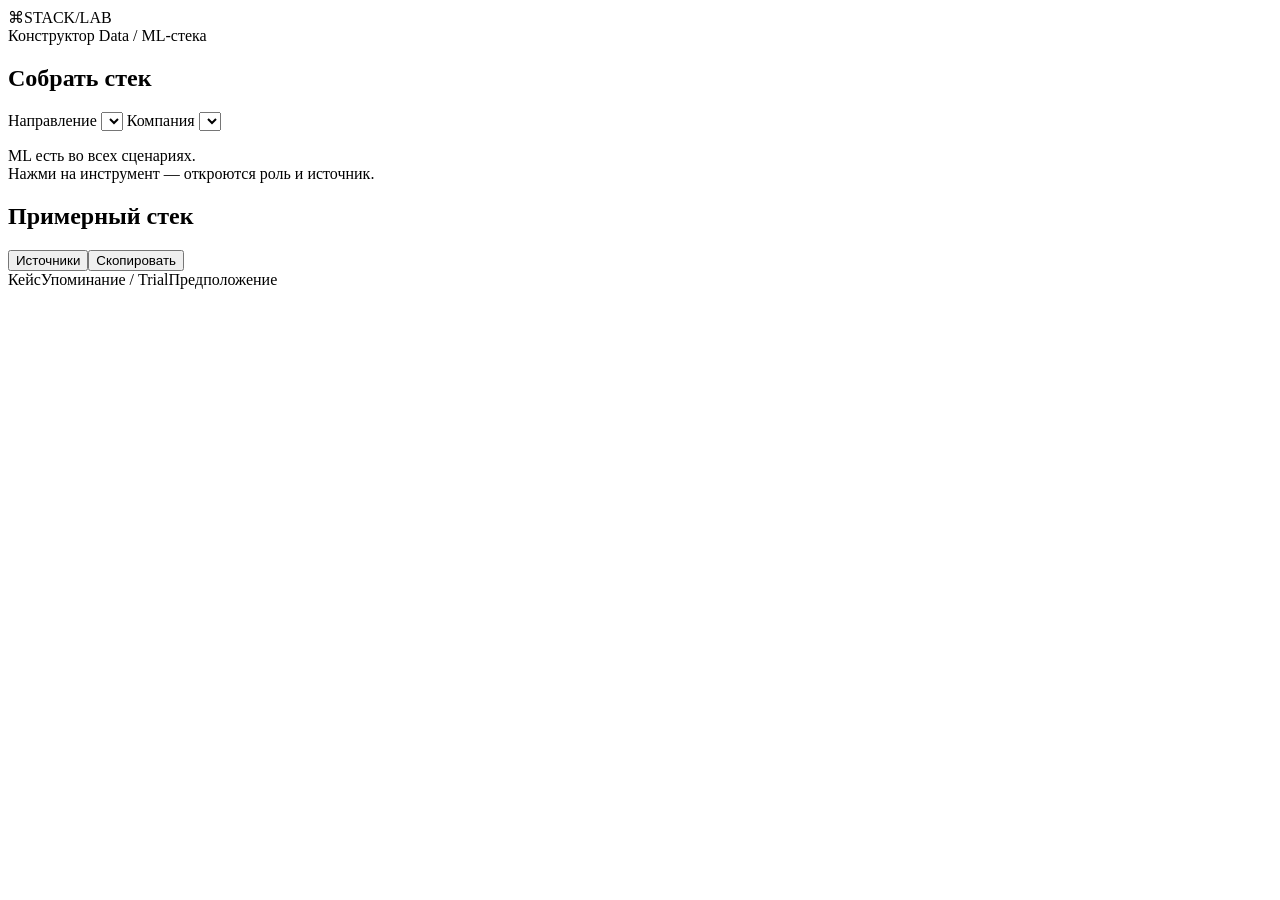
<file: page.template.html>
<!doctype html>
<html lang="ru">
<head>
  <meta charset="utf-8">
  <meta name="viewport" content="width=device-width, initial-scale=1">
  <meta name="color-scheme" content="light">
  <title>Конструктор Data / ML-стека</title>
  <!-- INLINE_STYLES -->
</head>
<body>
  <div class="shell">
    <header class="site-header">
      <div class="brand"><span class="brand-mark">⌘</span><span>STACK<span class="brand-light">/LAB</span></span></div>
      <span class="header-note">Конструктор Data / ML-стека</span>
    </header>

    <main class="workspace">
      <aside class="controls" aria-labelledby="config-title">
        <h1 id="config-title">Собрать стек</h1>
        <label for="industry">Направление</label>
        <select id="industry"></select>
        <label for="company">Компания</label>
        <select id="company"></select>
        <p id="company-context" class="company-context"></p>
        <p class="assumption">ML есть во всех сценариях.<br>Нажми на инструмент — откроются роль и источник.</p>
      </aside>

      <section class="results" aria-labelledby="results-title">
        <div class="results-top">
          <div><h2 id="results-title">Примерный стек</h2><p id="summary" class="result-summary"></p></div>
          <div class="actions"><button id="sources-open" class="secondary-button" type="button">Источники</button><button id="copy" class="copy-button" type="button">Скопировать</button></div>
        </div>
        <div class="legend"><span><i class="status-dot confirmed"></i>Кейс</span><span><i class="status-dot mentioned"></i>Упоминание / Trial</span><span><i class="status-dot proposed"></i>Предположение</span></div>
        <p id="startup-error" class="startup-error" role="alert" hidden>Не удалось запустить конструктор</p><noscript>Для конструктора нужен JavaScript. Включите его в настройках браузера.</noscript><div id="stack" class="stack" aria-live="polite"></div>
      </section>
    </main>
  </div>

  <dialog id="sources-dialog" aria-labelledby="sources-title">
    <div class="dialog-head"><div><h2 id="sources-title">Источники</h2><p id="sources-context"></p></div><button id="sources-close" type="button" aria-label="Закрыть">×</button></div>
    <div id="sources-list"></div>
  </dialog>
<!-- INLINE_SCRIPTS -->
</body>
</html>
</file>
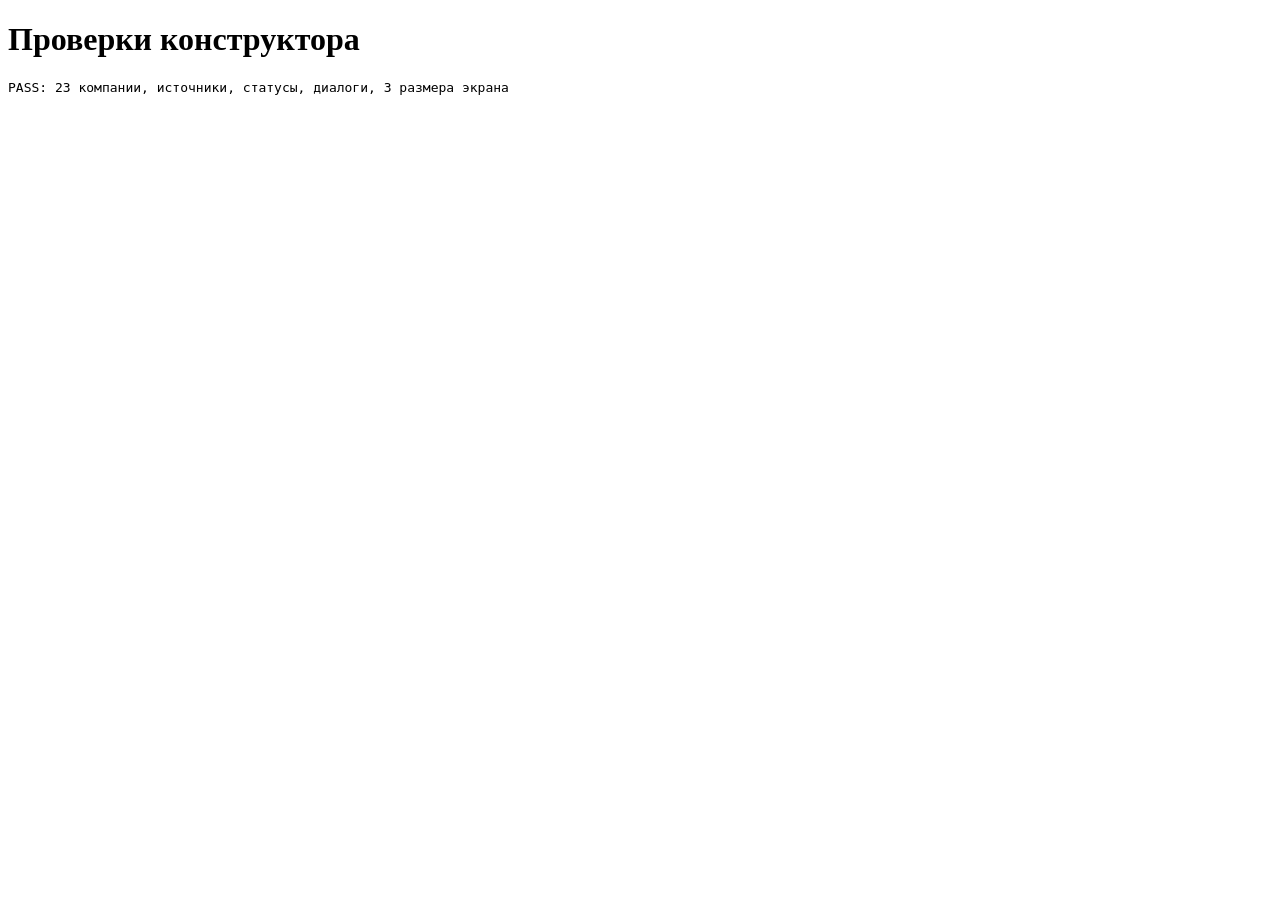
<file: tests.html>
<!doctype html>
<html lang="ru"><meta charset="utf-8"><title>Проверки конструктора</title>
<body><h1>Проверки конструктора</h1><pre id="result">Запуск…</pre>
<script src="app.js?v=4"></script><script src="catalog.js?v=4"></script><script src="engine.js?v=4"></script>
<script>
const errors=[];
function check(condition,message){if(!condition)errors.push(message);}
check(INDUSTRIES.length===8,'8 направлений');
check(INDUSTRIES.reduce((n,x)=>n+x.companies.length,0)===23,'23 компании');
for(const industry of INDUSTRIES)for(const [id] of industry.companies){
  const result=buildStack(industry.id,id);
  check(result.items.length===20,'20 слоёв: '+id);
  check(Boolean(result.project),'Нет идеи проекта: '+id);
  check(result.items.every(x=>x.example && x.example.length>30),'Нет примера применения: '+id);
  check(result.items.every(x=>x.tools.every(t=>t.tech!=='Не добавляем')),'Пустая рекомендация: '+id);
  check(result.items.every(x=>x.tools.length>0&&x.tools.length<=3),'Лишние/пустые инструменты: '+id);
  for(const item of result.items)for(const tool of item.tools){
    check(Boolean(STATUS_LABELS[tool.status]),'Статус '+id+'/'+tool.tech);
    check(!['confirmed','mentioned','trial'].includes(tool.status)||Boolean(SOURCES[tool.source]),'Нет источника '+id+'/'+tool.tech);
    check(!['proposed','optional'].includes(tool.status)||!tool.source,'Гипотеза с чужим подтверждением '+id);
  }
  check(exportText(result).includes(result.profile.note),'Экспорт потерял ограничения '+id);
}
const toolsFor=(industry,company,layer)=>buildStack(industry,company).items.find(x=>x.id===layer).tools;
check(toolsFor('ecommerce','goldapple','sql').some(x=>x.tech==='SQL Server'&&x.source==='goldSql'),'Нет SQL Server Goldapple');
check(toolsFor('ecommerce','goldapple','sql').some(x=>x.tech==='PostgreSQL'&&x.status==='trial'),'Postgres Trial ошибочно объявлен production');
check(toolsFor('ecommerce','goldapple','nosql').some(x=>x.tech==='MongoDB'),'Пропала MongoDB');
check(toolsFor('industrial','nornickel','experiments').some(x=>x.tech==='MLflow'&&x.status==='confirmed'),'Не учтён кейс Норникеля');
check(toolsFor('finance','ingos','experiments').some(x=>x.tech==='Kolmogorov AI'),'Ингосстраху подставлен общий MLflow');
check(toolsFor('services','domclick','pipeline').length===2,'Не разделены batch и обучение');
check(toolsFor('services','tutu','sql').length===2,'Потеряны SQL-базы Туту');
check(toolsFor('retail','detmir','vector').some(x=>x.tech==='Qdrant'&&x.status==='optional'&&!x.source),'Qdrant для Детского мира должен быть гипотезой');
check(toolsFor('services','domclick','vector').some(x=>x.tech==='Elasticsearch'&&x.source==='domclick'),'Потерян подтвержденный Elasticsearch');
check(toolsFor('development','samolet','vector').some(x=>x.tech==='Qdrant'&&x.source==='samolet'),'Потерян подтвержденный Qdrant');
check(toolsFor('logistics','onlinetrade','distributed')[0].status==='optional','Spark навязывается по масштабу');
check(buildStack('logistics','onlinetrade').sources.length===0,'Onlinetrade присвоен чужой стек');
const frame=document.createElement('iframe');
frame.src='index.html';
frame.style='position:absolute;left:-5000px;top:0;width:1366px;height:768px;border:0';
frame.onload=async()=>{
 try{
  const doc=frame.contentDocument,win=frame.contentWindow;
  check(doc.querySelectorAll('script[src],link[rel="stylesheet"]').length===0,'Страница зависит от внешних файлов');
  for(const industry of INDUSTRIES){
    doc.getElementById('industry').value=industry.id;
    doc.getElementById('industry').dispatchEvent(new win.Event('change',{bubbles:true}));
    check(doc.getElementById('company').options.length===industry.companies.length,'Список компаний '+industry.id);
    for(const [id,name] of industry.companies){
      doc.getElementById('company').value=id;
      doc.getElementById('company').dispatchEvent(new win.Event('change',{bubbles:true}));
      check(doc.querySelectorAll('.stack-card').length===20,'Пустой стек '+id);
      check(doc.getElementById('summary').textContent.includes(name),'Не обновилась компания '+id);
      doc.querySelector('.tool-chip').click();
      check(doc.getElementById('sources-dialog').open,'Детали не открылись '+id);
      check(doc.getElementById('sources-list').textContent.length>20,'Нет пояснений '+id);
      doc.getElementById('sources-close').click();
      check(!doc.getElementById('sources-dialog').open,'Не закрывается диалог '+id);
    }
  }
  for(const [width,height] of [[1366,768],[1440,900],[390,844]]){
    frame.style.width=width+'px';frame.style.height=height+'px';
    await new Promise(resolve=>setTimeout(resolve,100));
    check(doc.documentElement.scrollWidth<=width+1,'Горизонтальная прокрутка '+width);
    if(width>760){
      check(doc.documentElement.scrollHeight<=height+2,'Страница не влезла '+width+'x'+height);
    }
    for(const industry of INDUSTRIES){
      doc.getElementById('industry').value=industry.id;
      doc.getElementById('industry').dispatchEvent(new win.Event('change'));
      for(const [id] of industry.companies){
        doc.getElementById('company').value=id;
        doc.getElementById('company').dispatchEvent(new win.Event('change'));
        for(const card of doc.querySelectorAll('.stack-card')){
          check(card.scrollHeight<=card.clientHeight+1,'Обрезана карточка '+id+' '+width);
          for(const element of card.querySelectorAll('.reason,.layer,.tool-chip')){
            check(element.scrollWidth<=element.clientWidth+1,'Обрезан текст '+id+' '+width);
            check(win.getComputedStyle(element).textOverflow!=='ellipsis','Осталось многоточие '+id);
          }
        }
        for(const chip of doc.querySelectorAll('.tool-chip.optional')){
          check(win.getComputedStyle(chip).color==='rgb(40, 75, 139)','Предположение выглядит неактивным');
          check(chip.title.includes('Предположение'),'Не обозначена гипотеза');
        }
      }
    }
  }
 }catch(error){errors.push(error.stack);}
 const output=document.getElementById('result');output.dataset.status=errors.length?'fail':'pass';
 output.textContent=errors.length?'FAIL: '+errors.join('; '):'PASS: 23 компании, источники, статусы, диалоги, 3 размера экрана';
};
document.body.append(frame);
</script></body></html>
</file>
